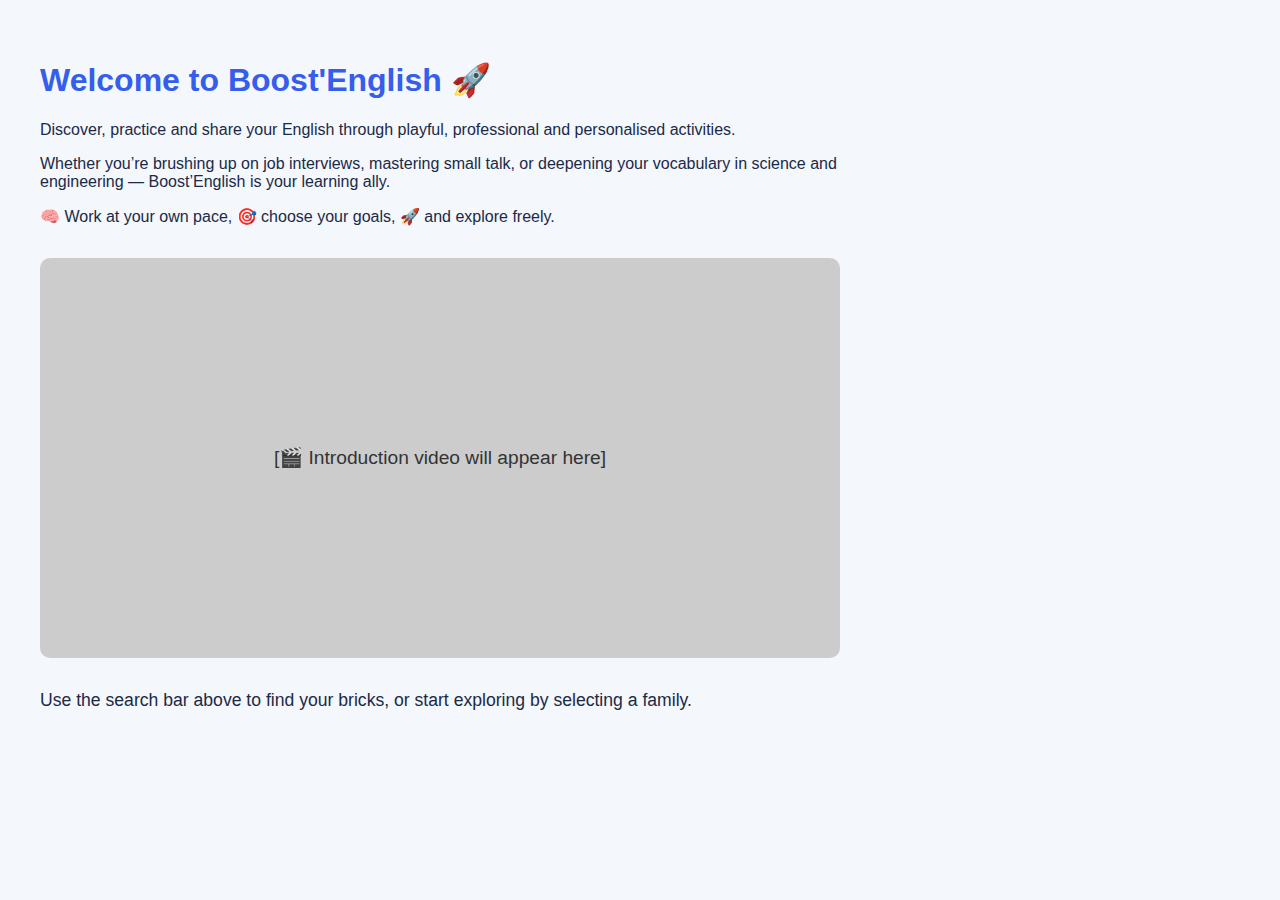
<file: accueil.html>
<!DOCTYPE html>
<html lang="en">
<head>
  <meta charset="UTF-8">
  <title>Welcome to Boost'English</title>
  <style>
    body {
      font-family: 'Arial', sans-serif;
      padding: 2rem;
      background-color: #f4f7fb;
      color: #1a2a47;
    }
    h1 {
      font-size: 2rem;
      color: #345eeb;
    }
    .intro {
      margin-bottom: 2rem;
      max-width: 800px;
    }
    .video-placeholder {
      width: 100%;
      max-width: 800px;
      height: 400px;
      background-color: #ccc;
      display: flex;
      align-items: center;
      justify-content: center;
      color: #333;
      font-size: 1.2rem;
      margin-bottom: 2rem;
      border-radius: 10px;
    }
    .explore {
      font-size: 1.1rem;
    }
  </style>
</head>
<body>
  <h1>Welcome to Boost'English 🚀</h1>
  <div class="intro">
    <p>Discover, practice and share your English through playful, professional and personalised activities.</p>
    <p>Whether you’re brushing up on job interviews, mastering small talk, or deepening your vocabulary in science and engineering — Boost’English is your learning ally.</p>
    <p>🧠 Work at your own pace, 🎯 choose your goals, 🚀 and explore freely.</p>
  </div>
  <div class="video-placeholder">
    [🎬 Introduction video will appear here]
  </div>
  <div class="explore">
    <p>Use the search bar above to find your bricks, or start exploring by selecting a family.</p>
  </div>
</body>
</html>
</file>
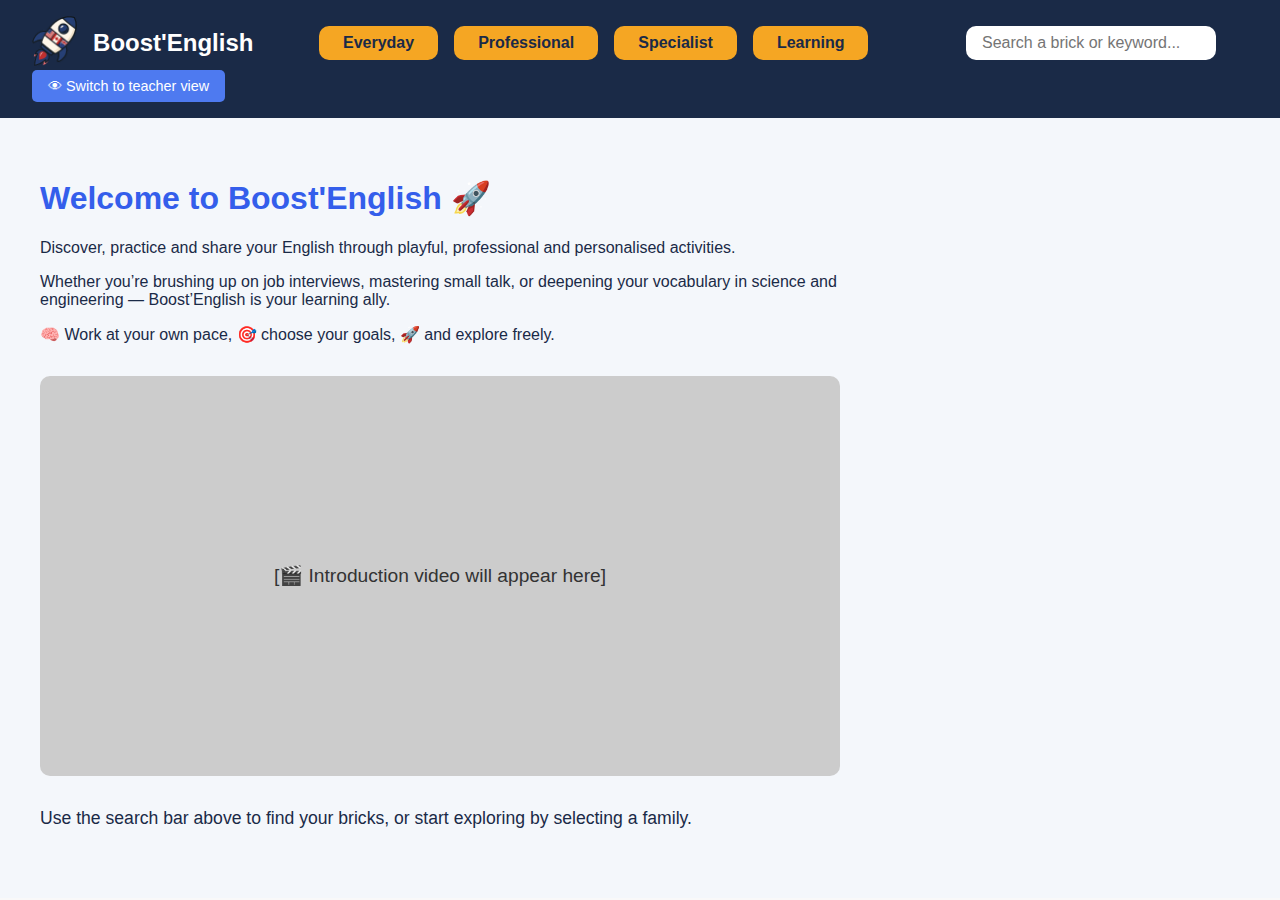
<file: layout.html>
<!DOCTYPE html>
<html lang="en">
<head>
  <meta charset="UTF-8">
  <meta name="viewport" content="width=device-width, initial-scale=1.0">
  <title>Boost'English Navigation</title>
  <link rel="stylesheet" href="menu.css">
  
</head>
<body>
  <header class="main-header">
    <div class="logo-area">
      <a href="/layout.html"><img src="images/logo.png" alt="Logo - clique pour revenir à l'accueil" class="logo"></a>
      <span class="site-name">Boost'English</span>
    </div>
    <nav class="family-menu">
      <button class="family-btn" data-family="everyday">Everyday</button>
      <button class="family-btn" data-family="professional">Professional</button>
      <button class="family-btn" data-family="specialist">Specialist</button>
      <button class="family-btn" data-family="learning">Learning</button>
    </nav>
    <input type="search" id="searchBox" placeholder="Search a brick or keyword...">
    <button class="teacher-view">👁 Switch to teacher view</button>
  </header>

  <div class="main-layout">
    <aside class="brick-list" id="brickList">
      <!-- Liste des briques s'affichera ici selon la famille -->
       
    </aside>
    <!--<iframe src="menu.html" class="side-menu" title="Menu"></iframe>-->
  <iframe src="accueil.html" class="brick-content" title="Content"></iframe>
  

  </div>

  <script src="menus.js"></script>
  <script src="menu-logic.js"></script>
</body>
</html>
</file>
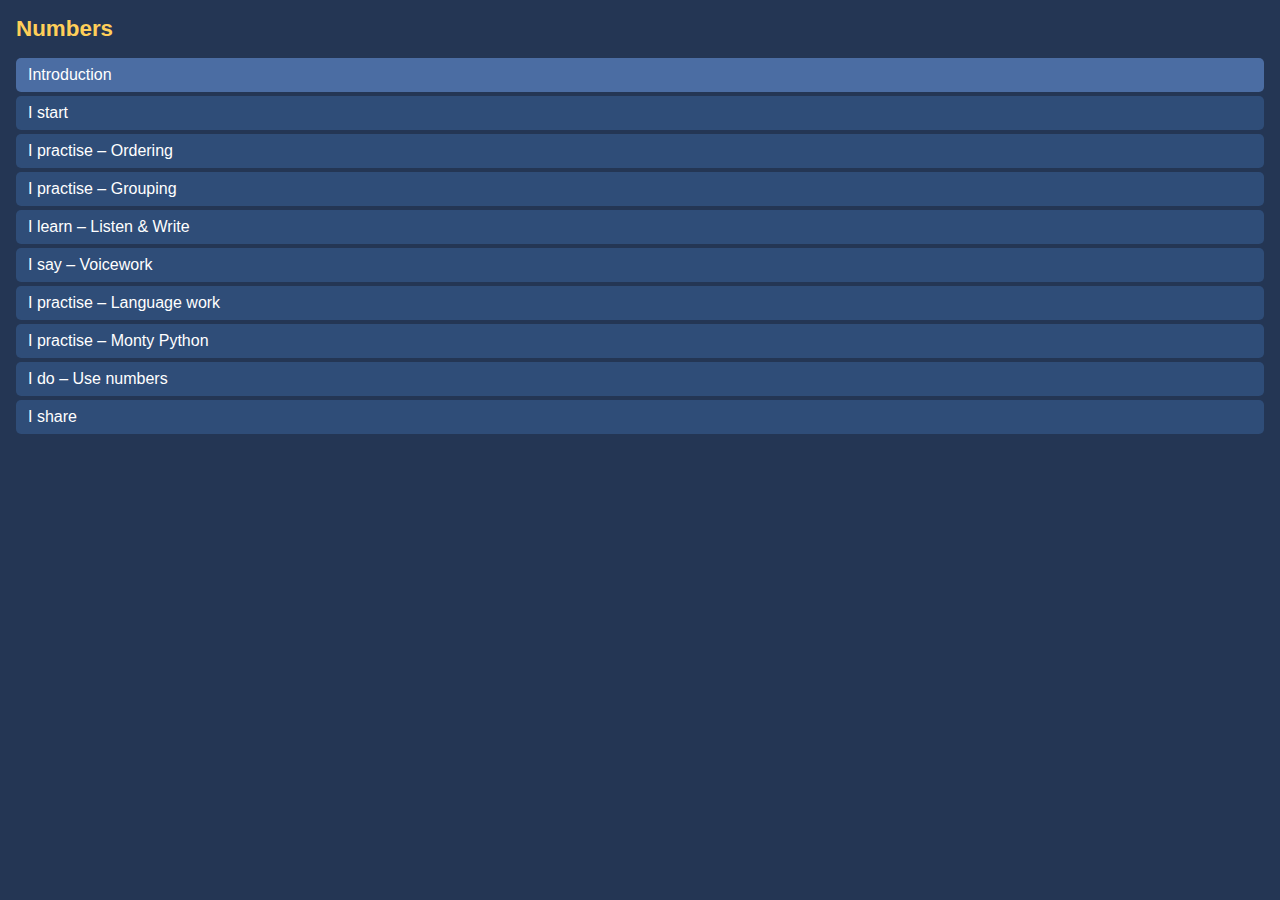
<file: menu.html>
<!DOCTYPE html>
<html lang="en">
<head>
  <meta charset="UTF-8">
  <title>Menu Boost</title>
  <link rel="stylesheet" href="menu-panel.css">
</head>
<body>
  <nav class="menu-panel">
    <div class="menu-title">Numbers</div>
    <ul>
      <li class="active">Introduction</li>
      <li>I start</li>
      <li>I practise – Ordering</li>
      <li>I practise – Grouping</li>
      <li>I learn – Listen & Write</li>
      <li>I say – Voicework</li>
      <li>I practise – Language work</li>
      <li>I practise – Monty Python</li>
      <li>I do – Use numbers</li>
      <li>I share</li>
    </ul>
  </nav>
</body>
</html>
</file>
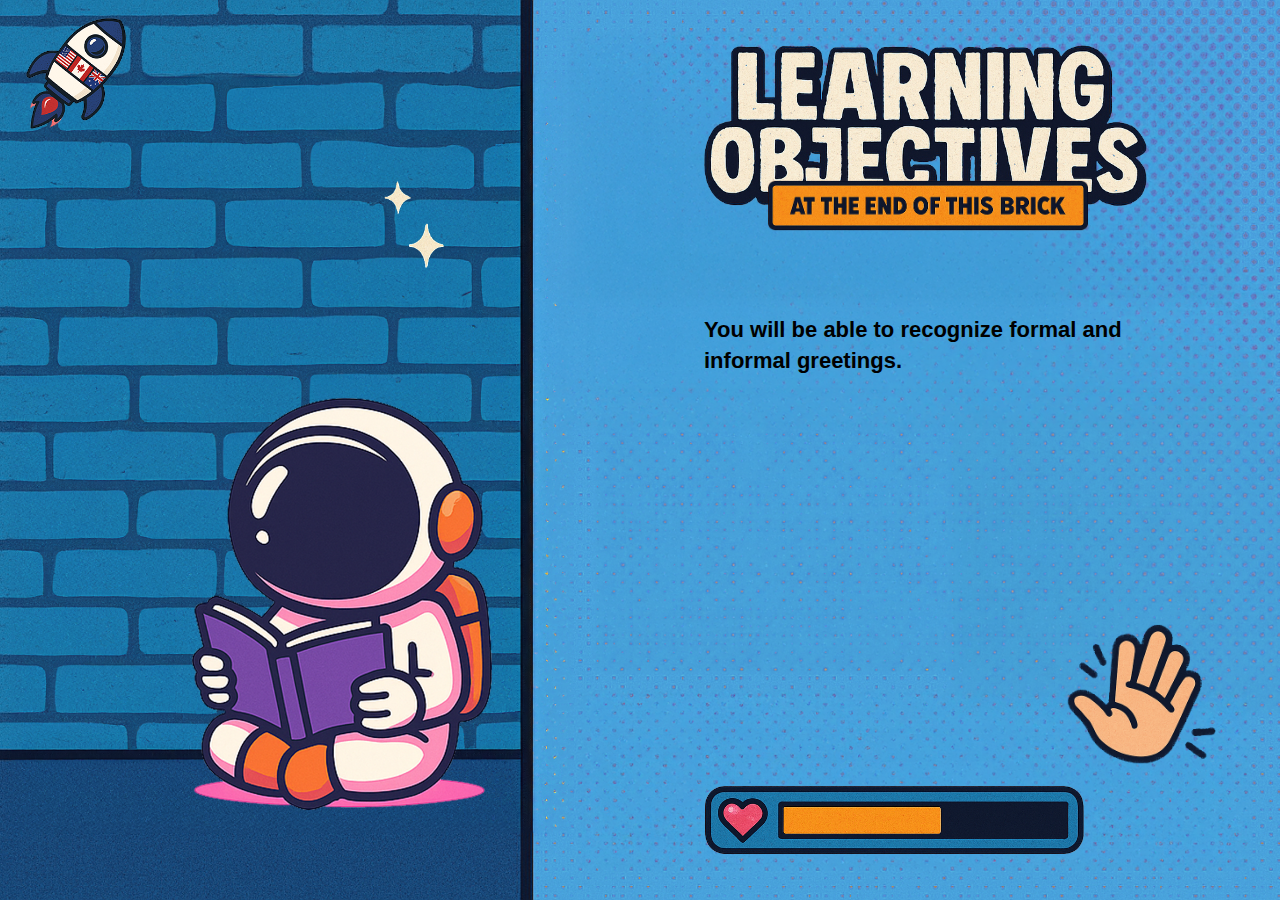
<file: numbers/intro.html>
<!DOCTYPE html>
<html lang="en">
<head>
  <meta charset="UTF-8">
  <title>Learning Objective</title>
  <link rel="stylesheet" href="../styles.css">
</head>
<body>
  <div class="container">
    <img src="../images/fond_4.png" alt="Background" class="background">

    <div class="content">
      <img src="../images/boostaunot_1.png" alt="Astronaut" class="astronaut">
      <img src="../images/stars.png" alt="Stars" class="stars">
      <img src="../images/learningObjectives.png" alt="Learning Objectives" class="title">
      <img src="../images/at-the-end.png" alt="At the end" class="at-the-end">
      <img src="../images/logo.png" alt="Rocket" class="rocket">

      <div class="text-box" data-text="You will be able to recognize formal and informal greetings."></div>


      <img src="../images/hand.png" alt="Hand icon" class="hand">
      <img src="../images/progressBar.png" alt="Progress bar" class="progress-bar">
    </div>
  </div>
</body>
</html>
</file>
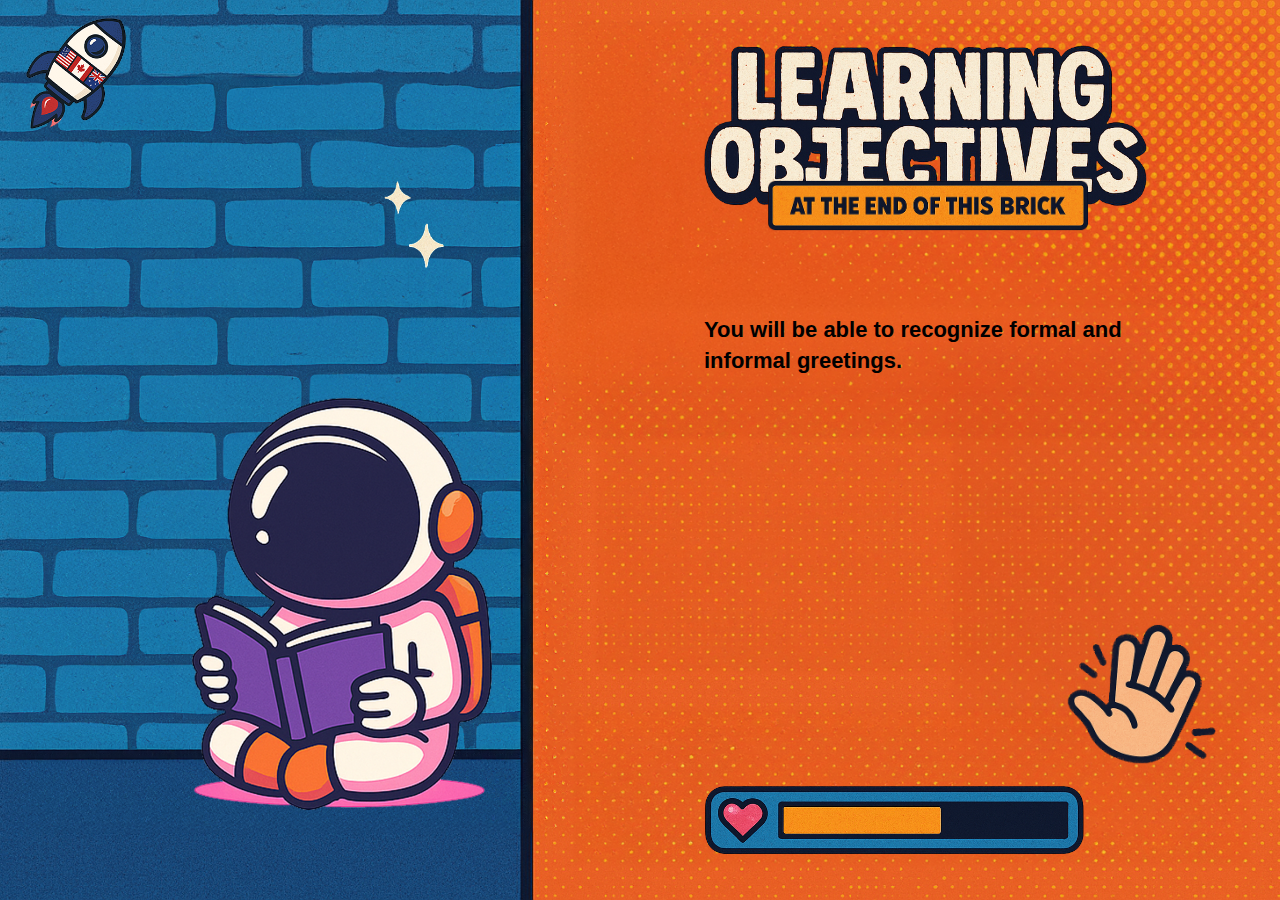
<file: everyday/numbers/intro.html>
<!DOCTYPE html>
<html lang="en">
<head>
  <meta charset="UTF-8">
  <title>Learning Objective</title>
  <link rel="stylesheet" href="../../styles.css">
</head>
<body>
  <div class="container">
    <img src="../../images/fond_1.png" alt="Background" class="background">

    <div class="content">
      <img src="../../images/boostaunot_1.png" alt="Astronaut" class="astronaut">
      <img src="../../images/stars.png" alt="Stars" class="stars">
      <img src="../../images/learning-objectives.png" alt="Learning Objectives" class="title">
      <img src="../../images/at-the-end_1.png" alt="At the end" class="at-the-end">
      <img src="../../images/logo.png" alt="Rocket" class="rocket">

      <div class="text-box" data-text="You will be able to recognize formal and informal greetings."></div>


      <img src="../../images/hand.png" alt="Hand icon" class="hand">
      <img src="../../images/progress-bar_1.png" alt="Progress bar" class="progress-bar">
    </div>
  </div>
</body>
</html>
</file>
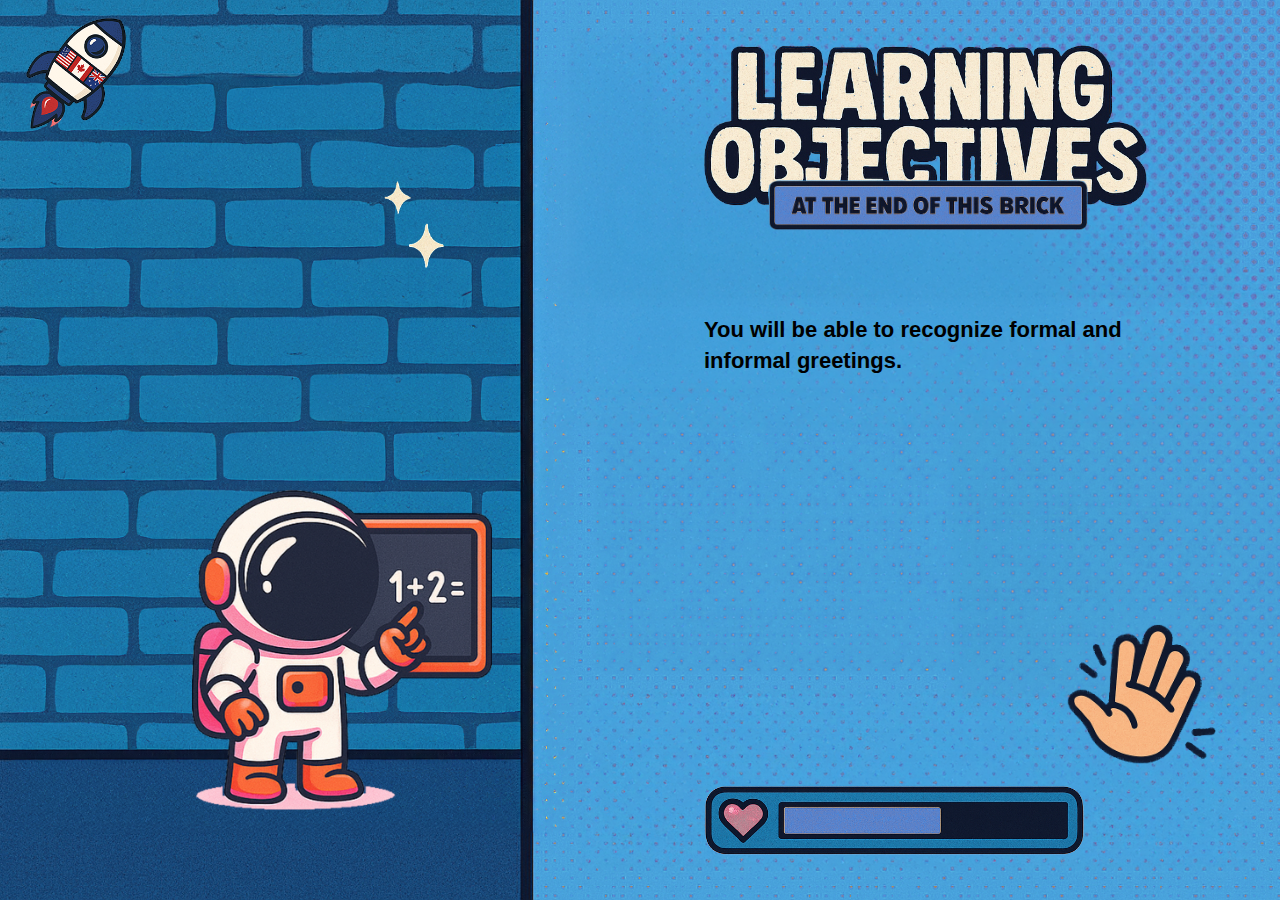
<file: learning/sport/intro.html>
<!DOCTYPE html>
<html lang="en">
<head>
  <meta charset="UTF-8">
  <title>Learning Objective</title>
  <link rel="stylesheet" href="../../styles.css">
</head>
<body>
  <div class="container">
    <img src="../../images/fond_4.png" alt="Background" class="background">

    <div class="content">
      <img src="../../images/boostaunot_4.png" alt="Astronaut" class="astronaut">
      <img src="../../images/stars.png" alt="Stars" class="stars">
      <img src="../../images/learning-objectives.png" alt="Learning Objectives" class="title">
      <img src="../../images/at-the-end_4.png" alt="At the end" class="at-the-end">
      <img src="../../images/logo.png" alt="Rocket" class="rocket">

      <div class="text-box" data-text="You will be able to recognize formal and informal greetings."></div>


      <img src="../../images/hand.png" alt="Hand icon" class="hand">
      <img src="../../images/progress-bar_4.png" alt="Progress bar" class="progress-bar">
    </div>
  </div>
</body>
</html>
</file>
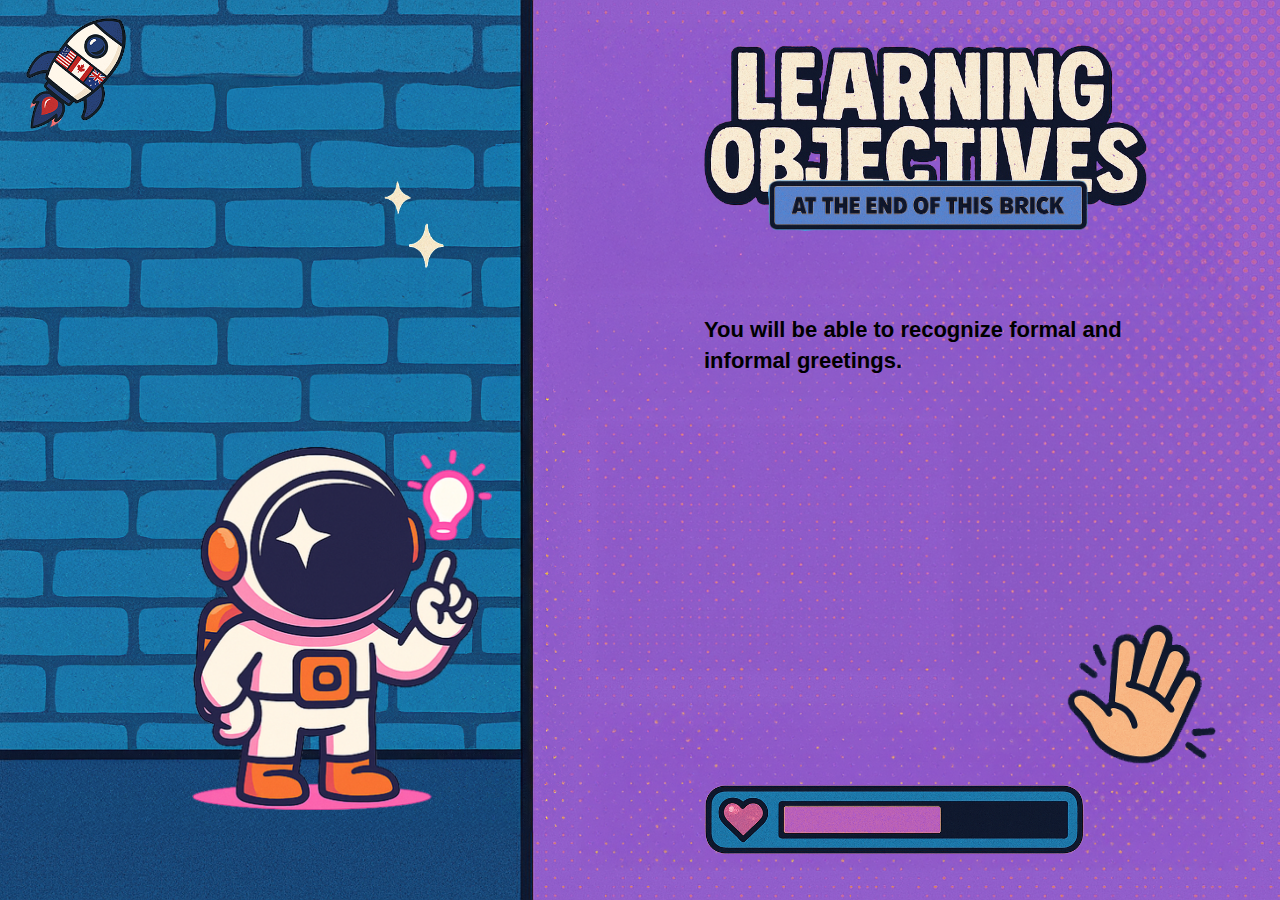
<file: professional/cv/intro.html>
<!DOCTYPE html>
<html lang="en">
<head>
  <meta charset="UTF-8">
  <title>Learning Objective</title>
  <link rel="stylesheet" href="../../styles.css">
</head>
<body>
  <div class="container">
    <img src="../../images/fond_2.png" alt="Background" class="background">

    <div class="content">
      <img src="../../images/boostaunot_2.png" alt="Astronaut" class="astronaut">
      <img src="../../images/stars.png" alt="Stars" class="stars">
      <img src="../../images/learning-objectives.png" alt="Learning Objectives" class="title">
      <img src="../../images/at-the-end_2.png" alt="At the end" class="at-the-end">
      <img src="../../images/logo.png" alt="Rocket" class="rocket">

      <div class="text-box" data-text="You will be able to recognize formal and informal greetings."></div>


      <img src="../../images/hand.png" alt="Hand icon" class="hand">
      <img src="../../images/progress-bar_2.png" alt="Progress bar" class="progress-bar">
    </div>
  </div>
</body>
</html>
</file>
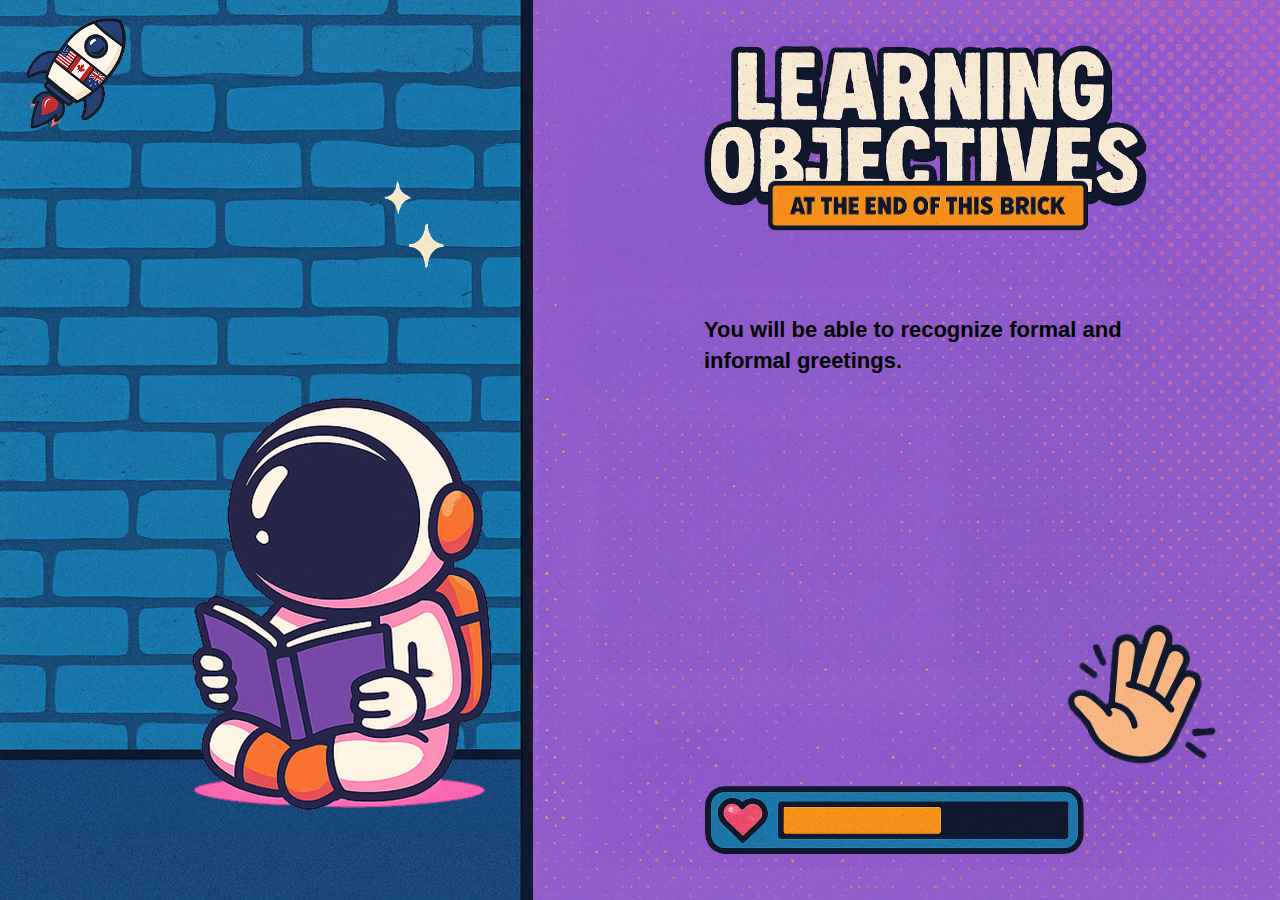
<file: specialist/inthelab/intro.html>
<!DOCTYPE html>
<html lang="en">
<head>
  <meta charset="UTF-8">
  <title>Learning Objective</title>
  <link rel="stylesheet" href="../../styles.css">
</head>
<body>
  <div class="container">
    <img src="../../images/fond_2.png" alt="Background" class="background">

    <div class="content">
      <img src="../../images/boostaunot_1.png" alt="Astronaut" class="astronaut">
      <img src="../../images/stars.png" alt="Stars" class="stars">
      <img src="../../images/learningObjectives.png" alt="Learning Objectives" class="title">
      <img src="../../images/at-the-end.png" alt="At the end" class="at-the-end">
      <img src="../../images/logo.png" alt="Rocket" class="rocket">

      <div class="text-box" data-text="You will be able to recognize formal and informal greetings."></div>


      <img src="../../images/hand.png" alt="Hand icon" class="hand">
      <img src="../../images/progressBar.png" alt="Progress bar" class="progress-bar">
    </div>
  </div>
</body>
</html>
</file>
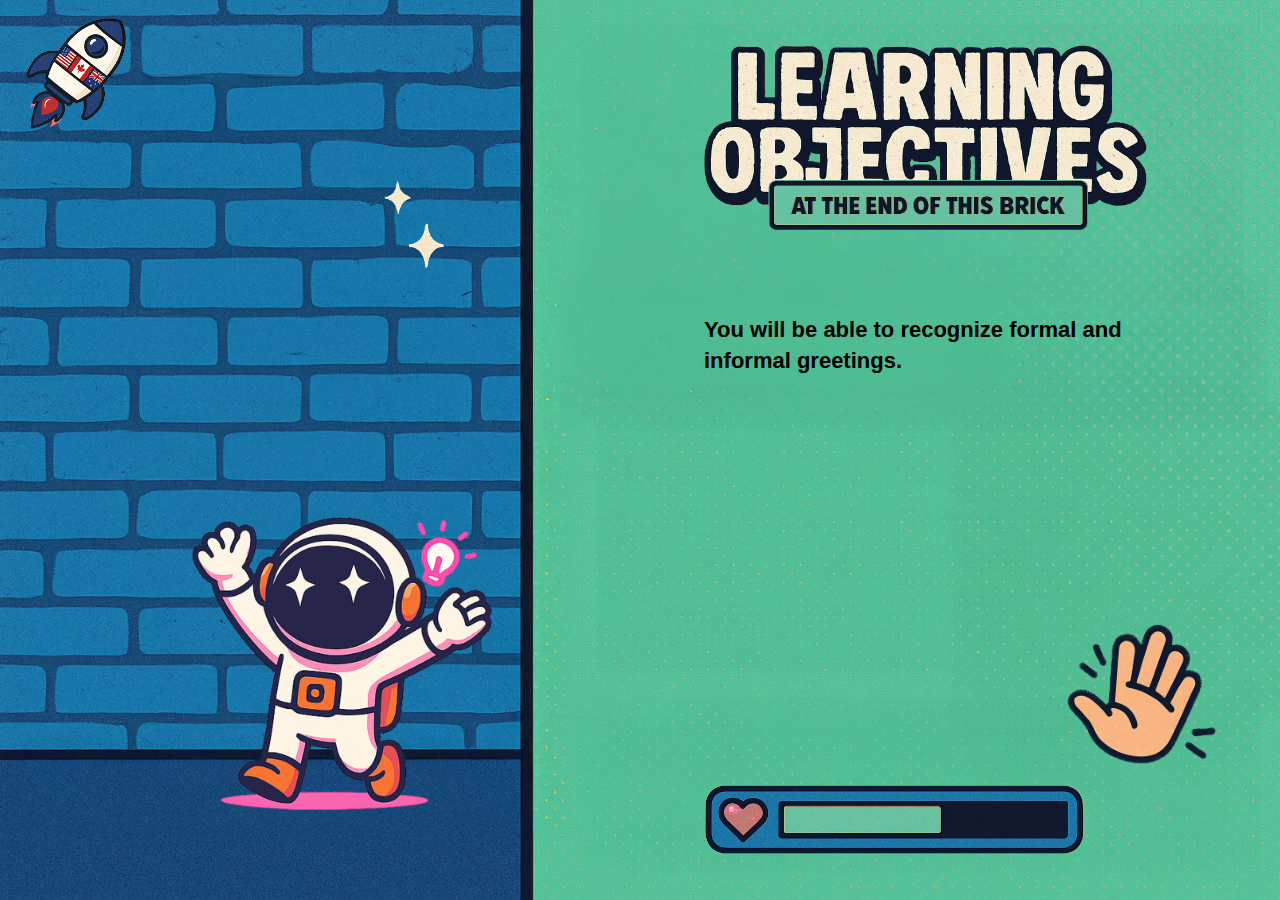
<file: specialist/shapes/intro.html>
<!DOCTYPE html>
<html lang="en">
<head>
  <meta charset="UTF-8">
  <title>Learning Objective</title>
  <link rel="stylesheet" href="../../styles.css">
</head>
<body>
  <div class="container">
    <img src="../../images/fond_3.png" alt="Background" class="background">

    <div class="content">
      <img src="../../images/boostaunot_3.png" alt="Astronaut" class="astronaut">
      <img src="../../images/stars.png" alt="Stars" class="stars">
      <img src="../../images/learning-objectives.png" alt="Learning Objectives" class="title">
      <img src="../../images/at-the-end_3.png" alt="At the end" class="at-the-end">
      <img src="../../images/logo.png" alt="Rocket" class="rocket">

      <div class="text-box" data-text="You will be able to recognize formal and informal greetings."></div>


      <img src="../../images/hand.png" alt="Hand icon" class="hand">
      <img src="../../images/progress-bar_3.png" alt="Progress bar" class="progress-bar">
    </div>
  </div>
</body>
</html>
</file>
<file: menu.css>
* {
  box-sizing: border-box;
  margin: 0;
  padding: 0;
}

body {
  font-family: 'Arial', sans-serif;
  background-color: #f9f9f9;
  color: #222;
}

.main-header {
  display: flex;
  justify-content: space-between;
  align-items: center;
  padding: 1rem 2rem;
  background-color: #1a2a47;
  color: white;
  flex-wrap: wrap;
}

.logo-area {
  display: flex;
  align-items: center;
  gap: 1rem;
}

.logo {
  height: 50px;
}

.site-name {
  font-size: 1.5rem;
  font-weight: bold;
}

.family-menu {
  display: flex;
  gap: 1rem;
  flex-grow: 1;
  justify-content: center;
  margin: 0.5rem 0;
}

.family-btn {
  background-color: #f5a623;
  border: none;
  color: #1a2a47;
  padding: 0.5rem 1.5rem;
  border-radius: 10px;
  font-weight: bold;
  font-size: 1rem;
  cursor: pointer;
  transition: background 0.3s;
}

.family-btn:hover {
  background-color: #f29400;
}

.family-btn.active {
  background-color: #fff;
  color: #1a2a47;
  box-shadow: 0 0 5px rgba(0, 0, 0, 0.2);
}

.teacher-view {
  background-color: #4e7af0;
  border: none;
  color: white;
  padding: 0.5rem 1rem;
  border-radius: 5px;
  font-size: 0.9rem;
  cursor: pointer;
  transition: background 0.3s;
}

.teacher-view:hover {
  background-color: #3a64d1;
}

.main-layout {
  display: flex;
  height: calc(100vh - 120px);
}

.brick-list {
  width: 250px;
  background-color: #243654;
  color: white;
  padding: 1rem;
  overflow-y: auto;
}

.brick-list h2 {
  font-size: 1.2rem;
  color: #ffcf59;
  margin-bottom: 1rem;
}

.brick-list ul {
  list-style: none;
  padding: 0;
}

.brick-list li {
  background-color: #2f4d78;
  margin: 0.25rem 0;
  padding: 0.5rem 0.75rem;
  border-radius: 5px;
  cursor: pointer;
}

.brick-list li:hover,
.brick-list li.active {
  background-color: #4b6da3;
}

.brick-content {
  flex: 1;
  border: none;
  height: 100%;
}

#searchBox {
  margin-left: 2rem;
  margin-right: 2rem;
  padding: 0.5rem 1rem;
  border-radius: 10px;
  border: none;
  font-size: 1rem;
  width: 250px;
}

.context-submenu {
  background-color: #31456e;
  margin: 0.25rem 0 0.5rem 1rem;
  padding-left: 0.5rem;
  list-style: none;
  border-left: 2px solid #ffcf59;
}
.context-submenu li {
  margin: 0.2rem 0;
  color: #ddd;
  font-size: 0.9rem;
}
.context-submenu li a {
  color: inherit;
  text-decoration: none;
}
.context-submenu li a:hover {
  color: white;
}
</file>
<file: menu-panel.css>
body {
  margin: 0;
  font-family: 'Arial', sans-serif;
  background-color: #e9eef6;
}

.menu-panel {
  width: 100%;
  height: 100vh;
  background-color: #243654;
  color: white;
  padding: 1rem;
  box-sizing: border-box;
  overflow-y: auto;
}

.menu-title {
  font-size: 1.4rem;
  font-weight: bold;
  margin-bottom: 1rem;
  color: #ffcf59;
}

.menu-panel ul {
  list-style: none;
  padding: 0;
}

.menu-panel li {
  padding: 0.5rem 0.75rem;
  margin: 0.25rem 0;
  background-color: #2f4d78;
  border-radius: 5px;
  cursor: pointer;
  transition: background 0.3s;
}

.menu-panel li:hover,
.menu-panel li.active {
  background-color: #4b6da3;
}
</file>
<file: styles.css>
html, body {
  margin: 0;
  padding: 0;
  font-family: 'Arial', sans-serif;
  width: 100%;
  height: 100%;
  overflow-x: hidden;
}

.container {
  position: relative;
  width: 100vw;
  height: 100vh;
}

.background {
  position: absolute;
  width: 100%;
  height: 100%;
  object-fit: cover;
  z-index: 0;
}

.content {
  position: relative;
  width: 100%;
  height: 100%;
  z-index: 1;
}

img {
  max-width: 100%;
  height: auto;
}

.rocket {
  position: absolute;
  top: 2vh;
  left: 2vw;
  width: clamp(40px, 8vw, 100px);
}

.stars {
  position: absolute;
  top: 20vh;
  left: 30vw;
  width: clamp(20px, 5vw, 60px);
}

.title {
  position: absolute;
  top: 5vh;
  left: 55vw;
  width: clamp(200px, 35vw, 460px);
}

.at-the-end {
  position: absolute;
  top: 20vh;
  left: 60vw;
  width: clamp(150px, 25vw, 360px);
}

.text-box {
  position: absolute;
  top: 35vh;
  left: 55vw;
  width: clamp(200px, 35vw, 420px);
  font-size: clamp(14px, 2vw, 22px);
  font-weight: bold;
  line-height: 1.4;
  color: black;
}

.text-box::after {
  content: attr(data-text);
  display: block;
  white-space: pre-line;
}


.hand {
  position: absolute;
  bottom: 15vh;
  right: 5vw;
  width: clamp(60px, 15vw, 150px);
}

.progress-bar {
  position: absolute;
  bottom: 5vh;
  left: 55vw;
  width: clamp(150px, 35vw, 380px);
}

.astronaut {
  position: absolute;
  bottom: 10vh;
  left: 15vw;
  width: clamp(150px, 25vw, 300px);
}
</file>
